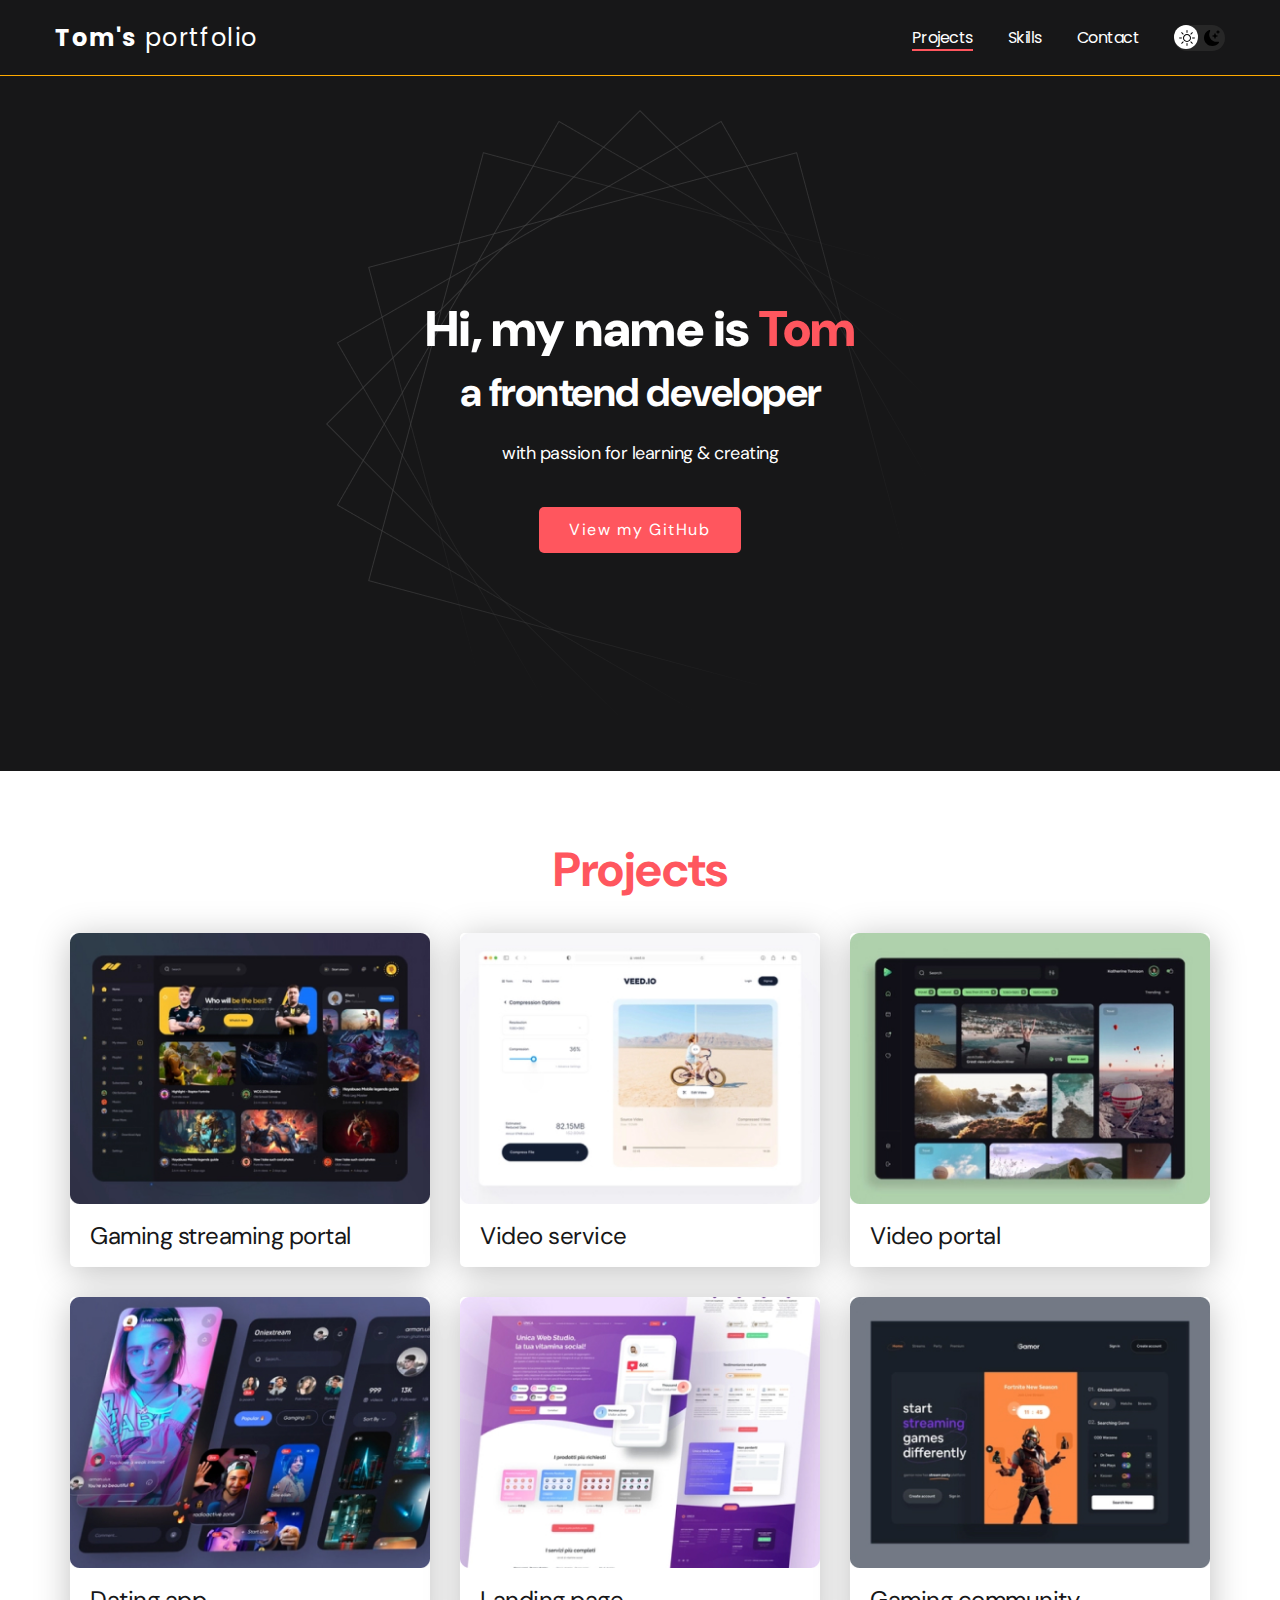
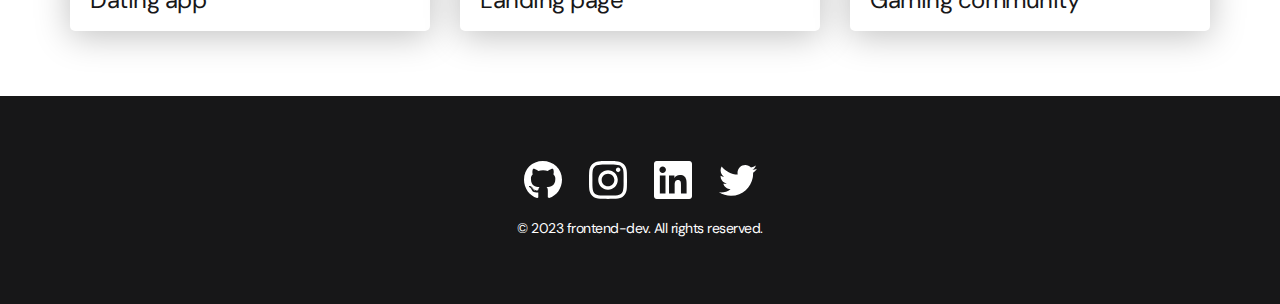
<file: index.html>
<!DOCTYPE html>
<html lang="en">
  <head>
    <meta charset="UTF-8" />
    <meta name="viewport" content="width=<device-width>, initial-scale=1.0" />
    <title>Portfolio</title>
    <link rel="stylesheet" href="styles/main.css" />
  </head>
  <body>
    <nav class="nav">
      <div class="container">
        <div class="nav-row">
          <a href="./index.html" class="logo"
            ><strong>Tom's</strong> portfolio</a
          >

          <button class="dark-mode-btn">
            <img
              class="dark-mode-btn__icon"
              src="./img/icons/sun.svg"
              alt="light mode"
            />
            <img
              class="dark-mode-btn__icon"
              src="./img/icons/moon.svg"
              alt="dark mode"
            />
          </button>

          <ul class="nav-list">
            <li class="nav-list__item">
              <a
                href="./index.html"
                class="nav-list__link nav-list__link--active"
                >Projects</a
              >
            </li>
            <li class="nav-list__item">
              <a href="./skills.html" class="nav-list__link">Skills</a>
            </li>
            <li class="nav-list__item">
              <a href="./contacts.html" class="nav-list__link">Contact</a>
            </li>
          </ul>
        </div>
      </div>
    </nav>

    <header class="header">
      <div class="header__wrapper">
        <h1 class="header__title">
          <strong>Hi, my name is <span>Tom</span></strong
          ><br />
          a frontend developer
        </h1>
        <div class="header__text">
          <p>with passion for learning & creating</p>
        </div>
        <a href="#!" class="btn">View my GitHub</a>
      </div>
    </header>

    <main class="section">
      <div class="container">
        <h2 class="title-1">Projects</h2>
        <ul class="projects">
          <li class="project">
            <a href="./project-page.html">
              <img
                src="./img/projects/01.jpg"
                alt="project one"
                class="project__img"
              />
              <h3 class="project__title">Gaming streaming portal</h3>
            </a>
          </li>
          <li class="project">
            <a href="./project-page.html">
              <img
                src="./img/projects/02.jpg"
                alt="project two"
                class="project__img"
              />
              <h3 class="project__title">Video service</h3>
            </a>
          </li>
          <li class="project">
            <a href="./project-page.html">
              <img
                src="./img/projects/03.jpg"
                alt="project three"
                class="project__img"
              />
              <h3 class="project__title">Video portal</h3>
            </a>
          </li>
          <li class="project">
            <a href="./project-page.html">
              <img
                src="./img/projects/04.jpg"
                alt="project four"
                class="project__img"
              />
              <h3 class="project__title">Dating app</h3>
            </a>
          </li>
          <li class="project">
            <a href="./project-page.html">
              <img
                src="./img/projects/05.jpg"
                alt="project five"
                class="project__img"
              />
              <h3 class="project__title">Landing page</h3>
            </a>
          </li>
          <li class="project">
            <a href="./project-page.html">
              <img
                src="./img/projects/06.jpg"
                alt="project six"
                class="project__img"
              />
              <h3 class="project__title">Gaming community</h3>
            </a>
          </li>
        </ul>
      </div>
    </main>

    <footer class="footer">
      <div class="container">
        <div class="footer__wrapper">
          <ul class="social">
            <li class="social__item">
              <a href="#!">
                <img src="./img/icons/gitHub.svg" alt="github" />
              </a>
            </li>
            <li class="social__item">
              <a href="#!">
                <img src="./img/icons/instagram.svg" alt="Link" />
              </a>
            </li>
            <li class="social__item">
              <a href="#!">
                <img src="./img/icons/linkedIn.svg" alt="linkedin" />
              </a>
            </li>
            <li class="social__item">
              <a href="#!">
                <img src="./img/icons/twitter.svg" alt="twitter" />
              </a>
            </li>
          </ul>
          <div class="copyright">
            <p>© 2023 frontend-dev. All rights reserved.</p>
          </div>
        </div>
      </div>
    </footer>
    <script src="./js/main.js"></script>
  </body>
</html>
</file>
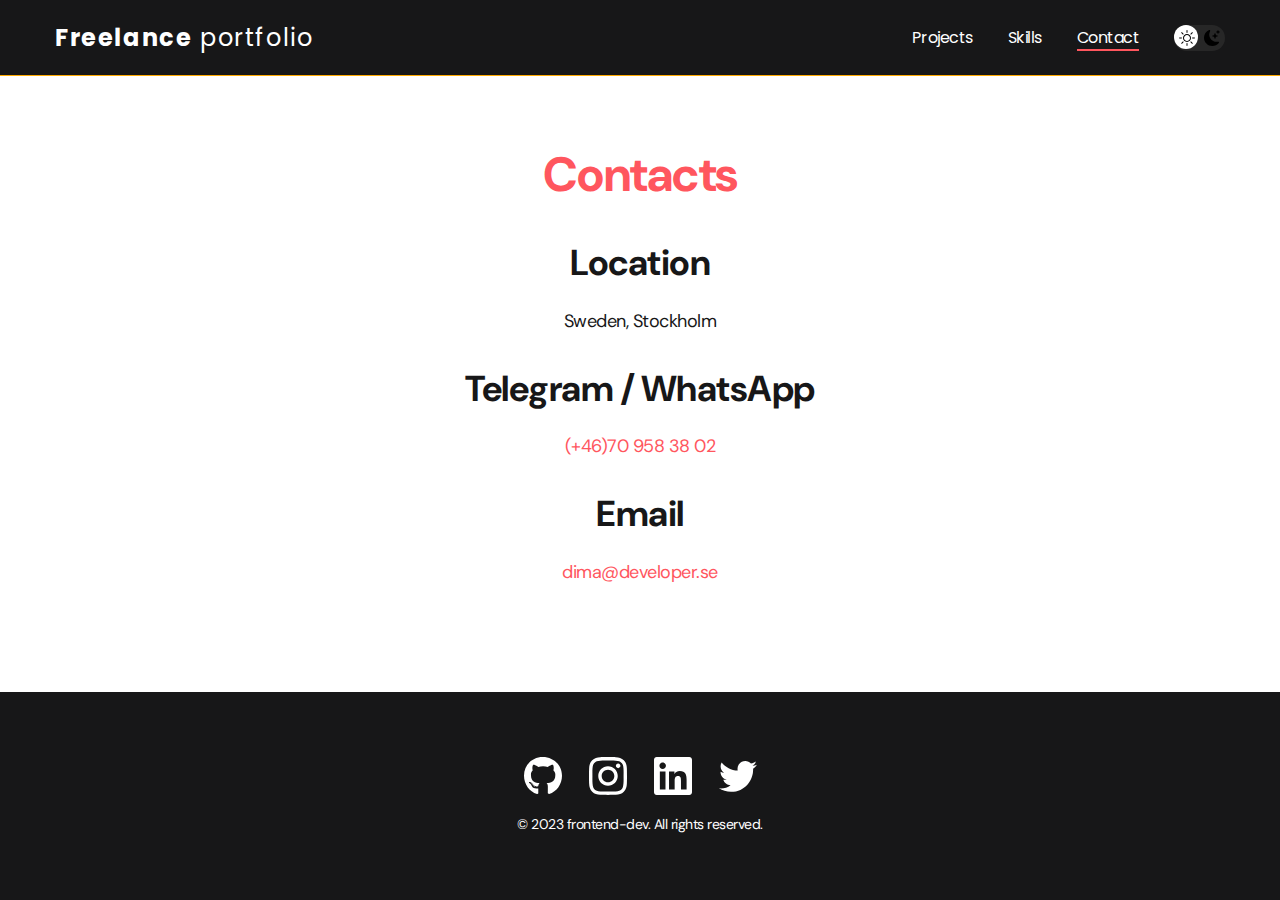
<file: contacts.html>
<!DOCTYPE html>
<html lang="en">
  <head>
    <meta charset="UTF-8" />
    <meta name="viewport" content="width=<device-width>, initial-scale=1.0" />
    <title>Portfolio</title>
    <link rel="stylesheet" href="styles/main.css" />
  </head>
  <body>
    <nav class="nav">
      <div class="container">
        <div class="nav-row">
          <a href="./index.html" class="logo"
            ><strong>Freelance</strong> portfolio</a
          >

          <button class="dark-mode-btn">
            <img
              class="dark-mode-btn__icon"
              src="./img/icons/sun.svg"
              alt="light mode"
            />
            <img
              class="dark-mode-btn__icon"
              src="./img/icons/moon.svg"
              alt="dark mode"
            />
          </button>

          <ul class="nav-list">
            <li class="nav-list__item">
              <a href="./index.html" class="nav-list__link">Projects</a>
            </li>
            <li class="nav-list__item">
              <a href="./skills.html" class="nav-list__link">Skills</a>
            </li>
            <li class="nav-list__item">
              <a
                href="./contacts.html"
                class="nav-list__link nav-list__link--active"
                >Contact</a
              >
            </li>
          </ul>
        </div>
      </div>
    </nav>

    <main class="section">
      <div class="container">
        <h1 class="title-1">Contacts</h1>
        <ul class="content-list">
          <li class="content-list__item">
            <h2 class="title-2">Location</h2>
            <p>Sweden, Stockholm</p>
          </li>
          <li class="content-list__item">
            <h2 class="title-2">Telegram / WhatsApp</h2>
            <p><a href="tel:(+46)70 958 38 02">(+46)70 958 38 02</a></p>
          </li>
          <li class="content-list__item">
            <h2 class="title-2">Email</h2>
            <p><a href="mailto:dima@developer.se">dima@developer.se</a></p>
          </li>
        </ul>
      </div>
    </main>

    <footer class="footer">
      <div class="container">
        <div class="footer__wrapper">
          <ul class="social">
            <li class="social__item">
              <a href="#!">
                <img src="./img/icons/gitHub.svg" alt="github" />
              </a>
            </li>
            <li class="social__item">
              <a href="#!">
                <img src="./img/icons/instagram.svg" alt="instagram" />
              </a>
            </li>
            <li class="social__item">
              <a href="#!">
                <img src="./img/icons/linkedIn.svg" alt="linkedin" />
              </a>
            </li>
            <li class="social__item">
              <a href="#!">
                <img src="./img/icons/twitter.svg" alt="twitter" />
              </a>
            </li>
          </ul>
          <div class="copyright">
            <p>© 2023 frontend-dev. All rights reserved.</p>
          </div>
        </div>
      </div>
    </footer>
    <script src="./js/main.js"></script>
  </body>
</html>
</file>
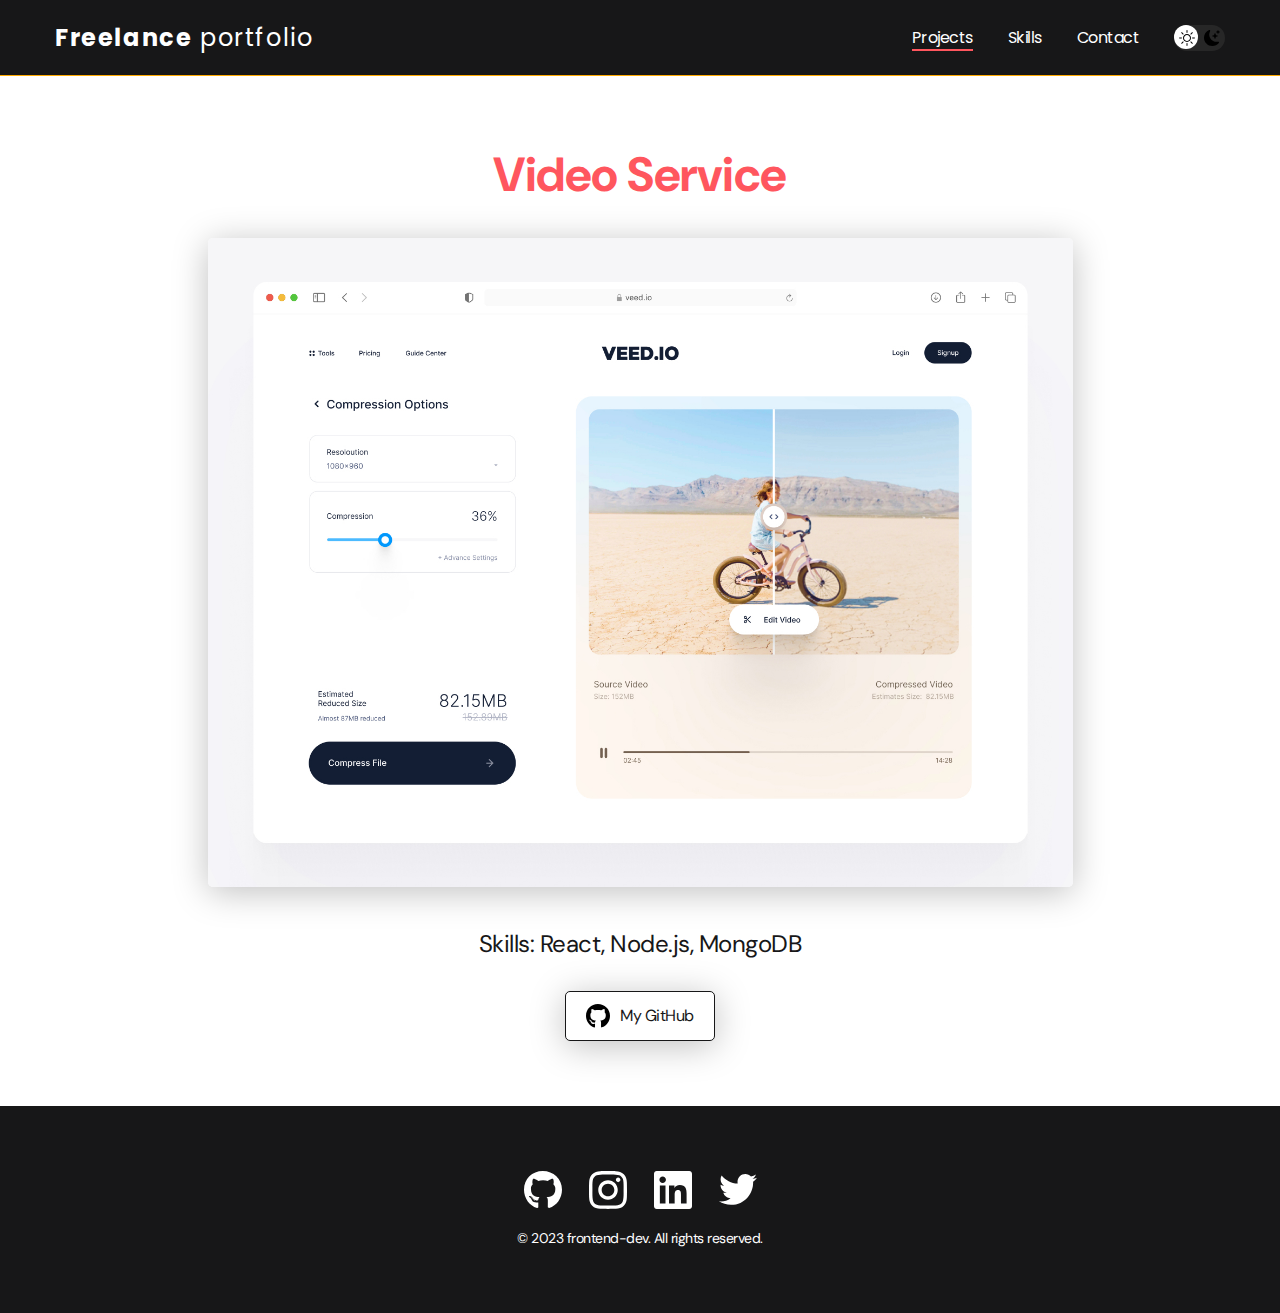
<file: project-page.html>
<!DOCTYPE html>
<html lang="en">
  <head>
    <meta charset="UTF-8" />
    <meta name="viewport" content="width=<device-width>, initial-scale=1.0" />
    <title>Portfolio</title>
    <link rel="stylesheet" href="styles/main.css" />
  </head>
  <body>
    <nav class="nav">
      <div class="container">
        <div class="nav-row">
          <a href="./index.html" class="logo"
            ><strong>Freelance</strong> portfolio</a
          >

          <button class="dark-mode-btn">
            <img
              class="dark-mode-btn__icon"
              src="./img/icons/sun.svg"
              alt="light mode"
            />
            <img
              class="dark-mode-btn__icon"
              src="./img/icons/moon.svg"
              alt="dark mode"
            />
          </button>

          <ul class="nav-list">
            <li class="nav-list__item">
              <a
                href="./index.html"
                class="nav-list__link nav-list__link--active"
                >Projects</a
              >
            </li>
            <li class="nav-list__item">
              <a href="./skills.html" class="nav-list__link">Skills</a>
            </li>
            <li class="nav-list__item">
              <a href="./contacts.html" class="nav-list__link">Contact</a>
            </li>
          </ul>
        </div>
      </div>
    </nav>

    <main class="section">
      <div class="container">
        <div class="project-details">
          <h1 class="title-1">Video Service</h1>
          <img
            src="./img/projects/02-big.jpg"
            alt=""
            class="project-details__cover"
          />
          <div class="project-details__desc">
            <p>Skills: React, Node.js, MongoDB</p>
          </div>
          <a href="#!" class="btn-outline">
            <img src="./img/icons/gitHub-black.svg" alt="github link" />
            My GitHub
          </a>
        </div>
      </div>
    </main>

    <footer class="footer">
      <div class="container">
        <div class="footer__wrapper">
          <ul class="social">
            <li class="social__item">
              <a href="#!">
                <img src="./img/icons/gitHub.svg" alt="github" />
              </a>
            </li>
            <li class="social__item">
              <a href="#!">
                <img src="./img/icons/instagram.svg" alt="instagram" />
              </a>
            </li>
            <li class="social__item">
              <a href="#!">
                <img src="./img/icons/linkedIn.svg" alt="linkedin" />
              </a>
            </li>
            <li class="social__item">
              <a href="#!">
                <img src="./img/icons/twitter.svg" alt="twitter" />
              </a>
            </li>
          </ul>
          <div class="copyright">
            <p>© 2023 frontend-dev. All rights reserved.</p>
          </div>
        </div>
      </div>
    </footer>
    <script src="./js/main.js"></script>
  </body>
</html>
</file>
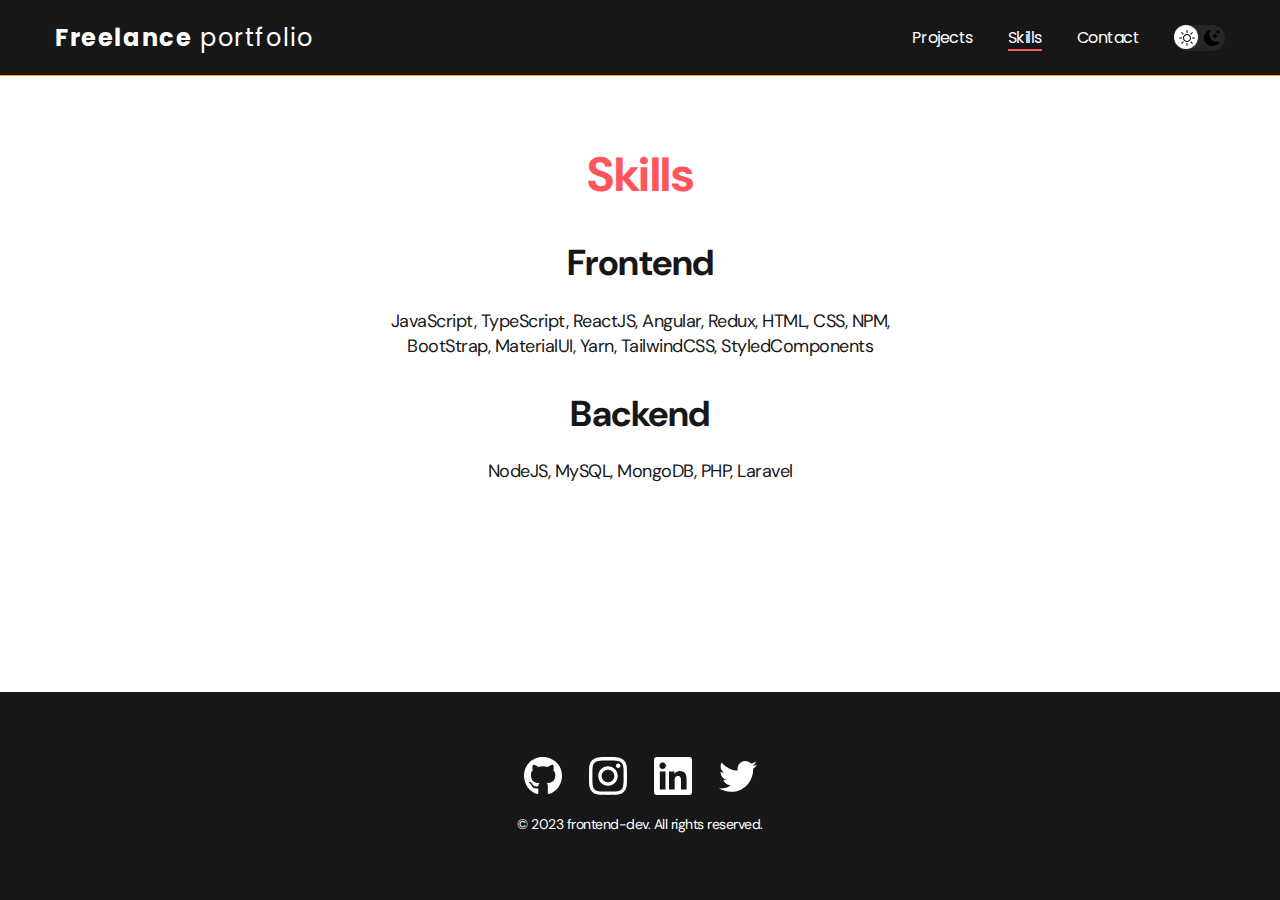
<file: skills.html>
<!DOCTYPE html>
<html lang="en">
  <head>
    <meta charset="UTF-8" />
    <meta name="viewport" content="width=<device-width>, initial-scale=1.0" />
    <title>Portfolio</title>
    <link rel="stylesheet" href="styles/main.css" />
  </head>
  <body>
    <nav class="nav">
      <div class="container">
        <div class="nav-row">
          <a href="./index.html" class="logo"
            ><strong>Freelance</strong> portfolio</a
          >

          <button class="dark-mode-btn">
            <img
              class="dark-mode-btn__icon"
              src="./img/icons/sun.svg"
              alt="light mode"
            />
            <img
              class="dark-mode-btn__icon"
              src="./img/icons/moon.svg"
              alt="dark mode"
            />
          </button>

          <ul class="nav-list">
            <li class="nav-list__item">
              <a href="./index.html" class="nav-list__link">Projects</a>
            </li>
            <li class="nav-list__item">
              <a
                href="./skills.html"
                class="nav-list__link nav-list__link--active"
                >Skills</a
              >
            </li>
            <li class="nav-list__item">
              <a href="./contacts.html" class="nav-list__link">Contact</a>
            </li>
          </ul>
        </div>
      </div>
    </nav>

    <main class="section">
      <div class="container">
        <h1 class="title-1">Skills</h1>
        <ul class="content-list">
          <li class="content-list__item">
            <h2 class="title-2">Frontend</h2>
            <p>
              JavaScript, TypeScript, ReactJS, Angular, Redux, HTML, CSS, NPM,
              BootStrap, MaterialUI, Yarn, TailwindCSS, StyledComponents
            </p>
          </li>
          <li class="content-list__item">
            <h2 class="title-2">Backend</h2>
            <p>NodeJS, MySQL, MongoDB, PHP, Laravel</p>
          </li>
        </ul>
      </div>
    </main>

    <footer class="footer">
      <div class="container">
        <div class="footer__wrapper">
          <ul class="social">
            <li class="social__item">
              <a href="#!">
                <img src="./img/icons/gitHub.svg" alt="github" />
              </a>
            </li>
            <li class="social__item">
              <a href="#!">
                <img src="./img/icons/instagram.svg" alt="instagram" />
              </a>
            </li>
            <li class="social__item">
              <a href="#!">
                <img src="./img/icons/linkedIn.svg" alt="linkedin" />
              </a>
            </li>
            <li class="social__item">
              <a href="#!">
                <img src="./img/icons/twitter.svg" alt="twitter" />
              </a>
            </li>
          </ul>
          <div class="copyright">
            <p>© 2023 frontend-dev. All rights reserved.</p>
          </div>
        </div>
      </div>
    </footer>
    <script src="./js/main.js"></script>
  </body>
</html>
</file>
<file: styles/main.css>
@import "./reset.css";
@import url("https://fonts.googleapis.com/css2?family=DM+Sans:wght@400;500;700&family=Poppins:wght@400;500;700&display=swap");

:root {
  --white: #fff;
  --black: #171718;
  --black-border: #ffaa00;
  --peach: #ff565e;
  --txt-clr: var(--black);
  --dark-bg: var(--black);
  --dark-border: var(--black-border);
  --header-text: var(--white);
  --accent: var(--peach);
  --page-bg: var(--white);
  --title-1: var(--accent);
  --project-card-bg: var(--white);
  --project-card-txt: var(--black);
  --shadow: 0px 5px 35px rgba(0, 0, 0, 0.25);
  --btn-outline-clr: var(--txt-clr);
  --btn-outline-bg: var(--white);
  --btn-outline-border: var(--black);
}

/* Dark Mode */
.dark {
  --page-bg: var(--black);
  --txt-clr: var(--white);
  --title-1: var(--white);
  --project-card-bg: var(--black);
  --project-card-txt: var(--white);
  --shadow: 2px 2px 2px 2px rgba(100, 100, 100, 0.5);
}

html,
body {
  min-height: 100vh;
  display: flex;
  flex-direction: column;
  font-family: "DM Sans", sans-serif;
  letter-spacing: -0.5px;
  color: var(--txt-clr);
  background-color: var(--page-bg);
}

/* General */
.container {
  margin: 0 auto;
  padding: 0 15px;
  max-width: 1200px;
}

.none {
  display: none !important;
}

.title-1 {
  margin-bottom: 30px;
  font-size: 48px;
  font-weight: 700;
  line-height: 1.4;
  color: var(--title-1);
  text-align: center;
}

.title-2 {
  margin-bottom: 20px;
  font-size: 36px;
  font-weight: 700;
  line-height: 1.4;
  text-align: center;
}

.section {
  padding: 65px 0;
}

/* Navigation */
.nav {
  padding: 20px 0;
  color: var(--header-text);
  background-color: var(--dark-bg);
  border-bottom: 1px solid var(--black-border);
}

.nav-row {
  display: flex;
  justify-content: flex-end;
  align-items: center;
  column-gap: 35px;
  row-gap: 15px;
  flex-wrap: wrap;
}

.logo {
  margin-right: auto;
  font-size: 24px;
  letter-spacing: 0.1rem;
  font-family: "Poppins", sans-serif;
  color: var(--header-text);
}

.nav-list {
  display: flex;
  align-items: center;
  column-gap: 35px;
  font-size: 16px;
  font-family: "Poppins", sans-serif;
}

.nav-list__link {
  color: var(--header-text);
  transition: opacity 0.3s ease-in;
}

.nav-list__link:hover {
  opacity: 0.8;
}

.nav-list__link--active {
  position: relative;
}

.nav-list__link--active::before {
  content: "";
  position: absolute;
  left: 0;
  top: 100%;
  display: block;
  height: 2px;
  width: 100%;
  background-color: var(--accent);
}

/* Dark Mode Button */
.dark-mode-btn {
  order: 1;
  position: relative;
  display: flex;
  justify-content: space-between;
  width: 51px;
  height: 26px;
  padding: 5px;
  border-radius: 50px;
  background-color: #272727;
}

.dark-mode-btn::before {
  position: absolute;
  left: 0;
  top: 0;
  content: "";
  display: block;
  width: 24px;
  height: 24px;
  border-radius: 50%;
  background-color: #fff;
  transition: left 0.2s ease-in;
}

.dark-mode-btn--active::before {
  left: 26px;
}

.dark-mode-btn__icon {
  position: relative;
  z-index: 1;
}

/* Header */
.header {
  display: flex;
  justify-content: center;
  align-items: center;
  min-height: 695px;
  text-align: center;
  padding: 40px 0;
  color: var(--header-text);
  background-color: var(--dark-bg);
  background-image: url("../img/projects/header-bg.png");
  background-position: center center;
  background-repeat: no-repeat;
  background-size: auto;
}

.header__wrapper {
  max-width: 660px;
  padding: 0 15px;
}

.header__title {
  font-size: 40px;
  font-weight: 700;
  line-height: 1.4;
  font-family: "DM Sans", sans-serif;
  margin-bottom: 20px;
}

.header__title strong {
  font-size: 50px;
}

.header__title span {
  color: var(--accent);
}

.header__text {
  font-size: 18px;
  line-height: 1.5;
  margin-bottom: 40px;
}

.header__text p + p {
  margin-top: 1em;
}

/* Button */
.btn {
  display: inline-block;
  padding: 15px 30px;
  font-size: 16px;
  font-weight: 400;
  line-height: 1;
  text-align: center;
  text-decoration: none;
  letter-spacing: 0.1em;
  border-radius: 5px;
  color: var(--white);
  background-color: var(--accent);
  transition: opacity 0.3s ease;
}

.btn:hover {
  opacity: 0.8;
}

.btn:active {
  scale: 0.98;
}

/* Button Outline */
.btn-outline {
  display: flex;
  column-gap: 10px;
  justify-content: center;
  align-items: center;
  padding: 12px 20px;
  border-radius: 5px;
  border: 1px solid var(--btn-outline-border);
  color: var(--btn-outline-clr);
  background-color: var(--btn-outline-bg);
  box-shadow: var(--shadow);
}

.btn-outline:hover {
  opacity: 0.8;
}

/* Projects */
.projects {
  display: flex;
  justify-content: center;
  flex-wrap: wrap;
  column-gap: 30px;
  row-gap: 30px;
}
.project {
  max-width: 360px;
  border-radius: 5px;
  background-color: var(--project-card-bg);
  box-shadow: var(--shadow);
}
.project__img {
  border-radius: 5px 5px 0 0;
}
.project__title {
  padding: 15px 20px;
  font-size: 24px;
  font-weight: 400;
  line-height: 1.4;
  color: var(--project-card-txt);
}

/* Project details */
.project-details {
  margin: 0 auto;
  max-width: 865px;
  display: flex;
  flex-direction: column;
  align-items: center;
  text-align: center;
}

.project-details__cover {
  max-width: 100%;
  margin-bottom: 40px;
  border-radius: 5px;
  box-shadow: var(--shadow);
}

.project-details__desc {
  font-size: 24px;
  line-height: 1.4;
  margin-bottom: 30px;
}

/* Content List */
.content-list {
  max-width: 570px;
  display: flex;
  flex-direction: column;
  align-items: center;
  text-align: center;
  row-gap: 30px;
  margin: 0 auto;
}

.content-list a {
  color: var(--accent);
}

.content-list__item {
  font-size: 18px;
  line-height: 1.4;
}

.content-list__item p + p {
  margin-top: 1em;
}

/* Footer */
.footer {
  margin-top: auto;
  padding: 65px 0;
  color: var(--header-text);
  background-color: var(--dark-bg);
}

.footer__wrapper {
  display: flex;
  flex-direction: column;
  align-items: center;
  row-gap: 20px;
}

.social {
  display: flex;
  align-items: center;
  column-gap: 27px;
}

.copyright {
  font-size: 14px;
  font-weight: 400;
  line-height: 1.4;
}

.copyright p + p {
  margin-top: 1em;
}

@media (max-width: 620px) {
  .header {
    min-height: unset;
  }
  .header__title {
    font-size: 24px;
  }
  .header__title strong {
    font-size: 24px;
  }
  .nav-row {
    justify-content: space-between;
  }
  .dark-mode-btn {
    order: 0;
  }
  .btn {
    font-size: 14px;
    padding: 15px 20px;
  }
  .section {
    padding: 35px 0;
  }
  .title-1 {
    margin-bottom: 15px;
    font-size: 36px;
  }
  .title-2 {
    margin-bottom: 10px;
    font-size: 24px;
  }
  .project__title {
    font-size: 20px;
  }
  .project-details__desc {
    margin-bottom: 20px;
    font-size: 20px;
  }
  .content-list__item {
    row-gap: 16px;
    font-size: 16px;
  }
  .footer {
    padding: 35px 0;
  }
  .social__item {
    width: 24px;
  }
}
</file>
